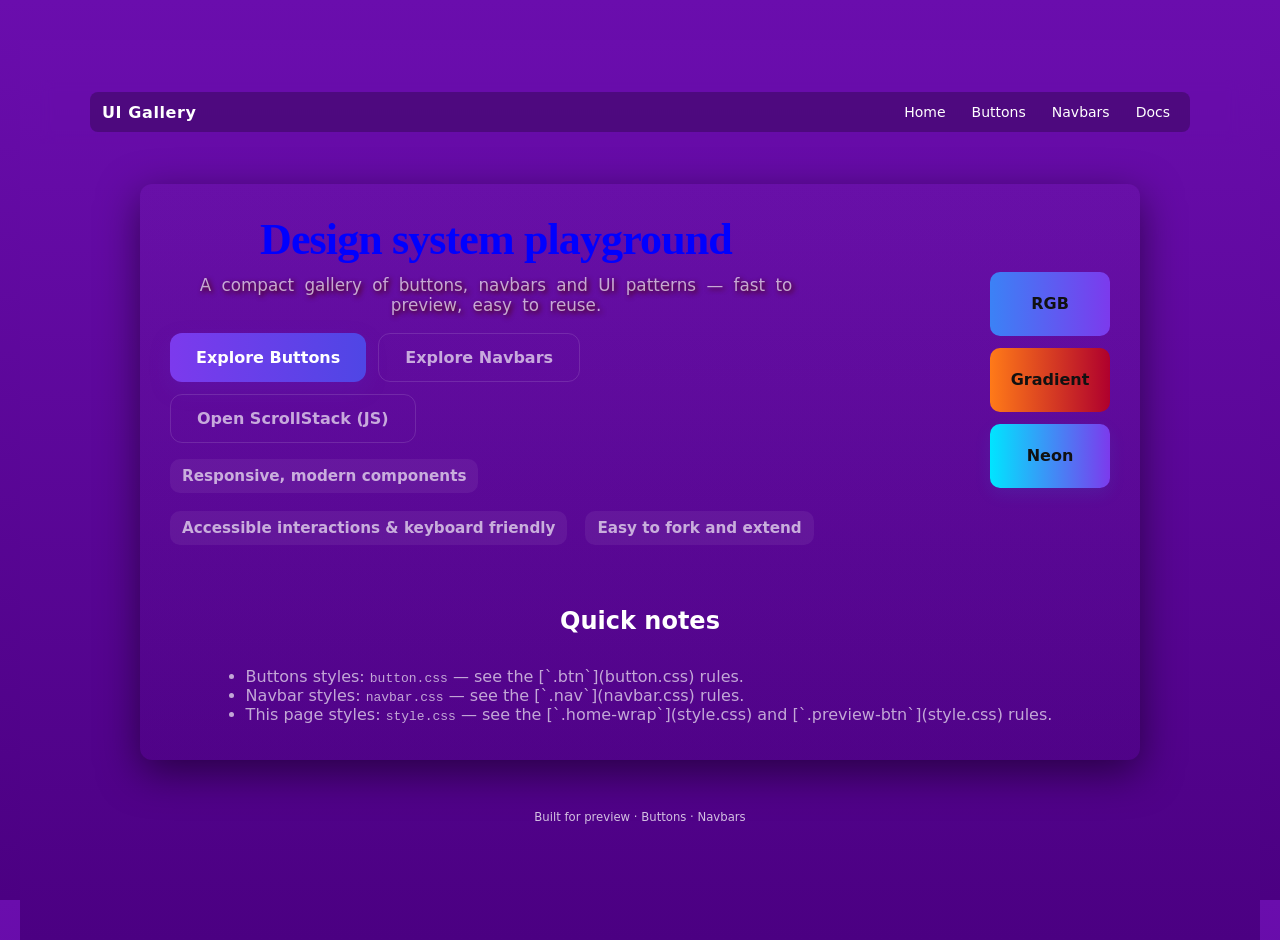
<file: index.html>
<!DOCTYPE html>
<html lang="en">
<head>
  <meta charset="utf-8" />
  <meta name="viewport" content="width=device-width, initial-scale=1" />
  <meta name="theme-color" content="#5b21b6" />
  <link rel="stylesheet" href="navbar.css" />
  <link rel="stylesheet" href="style.css" />
  <link href="https://fonts.googleapis.com/css2?family=Inter:wght@300;400;600;800&display=swap" rel="stylesheet">
  <title>UI Gallery — Home</title>
</head>
<body>
  <header>
    <nav class="nav nav--classic" aria-label="site navigation">
      <div class="brand">UI Gallery</div>
      <ul class="links">
        <li><a href="index.html">Home</a></li>
        <li><a href="button.html">Buttons</a></li>
        <li><a href="navbar.html">Navbars</a></li>
        <li><a href="#">Docs</a></li>
      </ul>
    </nav>
  </header>

  <main class="home-wrap">
    <section class="hero">
      <div class="hero-content">
        <h1 class="hero-title">Design system playground</h1>
        <p class="hero-sub">A compact gallery of buttons, navbars and UI patterns — fast to preview, easy to reuse.</p>

        <div class="hero-ctas">
          <a class="preview-btn primary" href="button.html">Explore Buttons</a>
          <a class="preview-btn outline" href="navbar.html">Explore Navbars</a>
          <a class="preview-btn outline" href="scrollStack-demo.html" target="_blank" rel="noopener">Open ScrollStack (JS)</a>
        </div>

        <ul class="features">
          <li>Responsive, modern components</li>
          <li>Accessible interactions & keyboard friendly</li>
          <li>Easy to fork and extend</li>
        </ul>
      </div>

      <div class="hero-visual" aria-hidden="true">
        <div class="visual-card card--glow">RGB</div>
        <div class="visual-card card--gradient">Gradient</div>
        <div class="visual-card card--neon">Neon</div>
      </div>
    </section>

    <section class="notes">
      <h2>Quick notes</h2>
      <ul class="quick-list">
        <li>Buttons styles: <code>button.css</code> — see the [`.btn`](button.css) rules.</li>
        <li>Navbar styles: <code>navbar.css</code> — see the [`.nav`](navbar.css) rules.</li>
        <li>This page styles: <code>style.css</code> — see the [`.home-wrap`](style.css) and [`.preview-btn`](style.css) rules.</li>
      </ul>
    </section>
  </main>

  <footer class="site-footer">
    <small>Built for preview · <a href="button.html">Buttons</a> · <a href="navbar.html">Navbars</a></small>
  </footer>
</body>
</html>
</file>
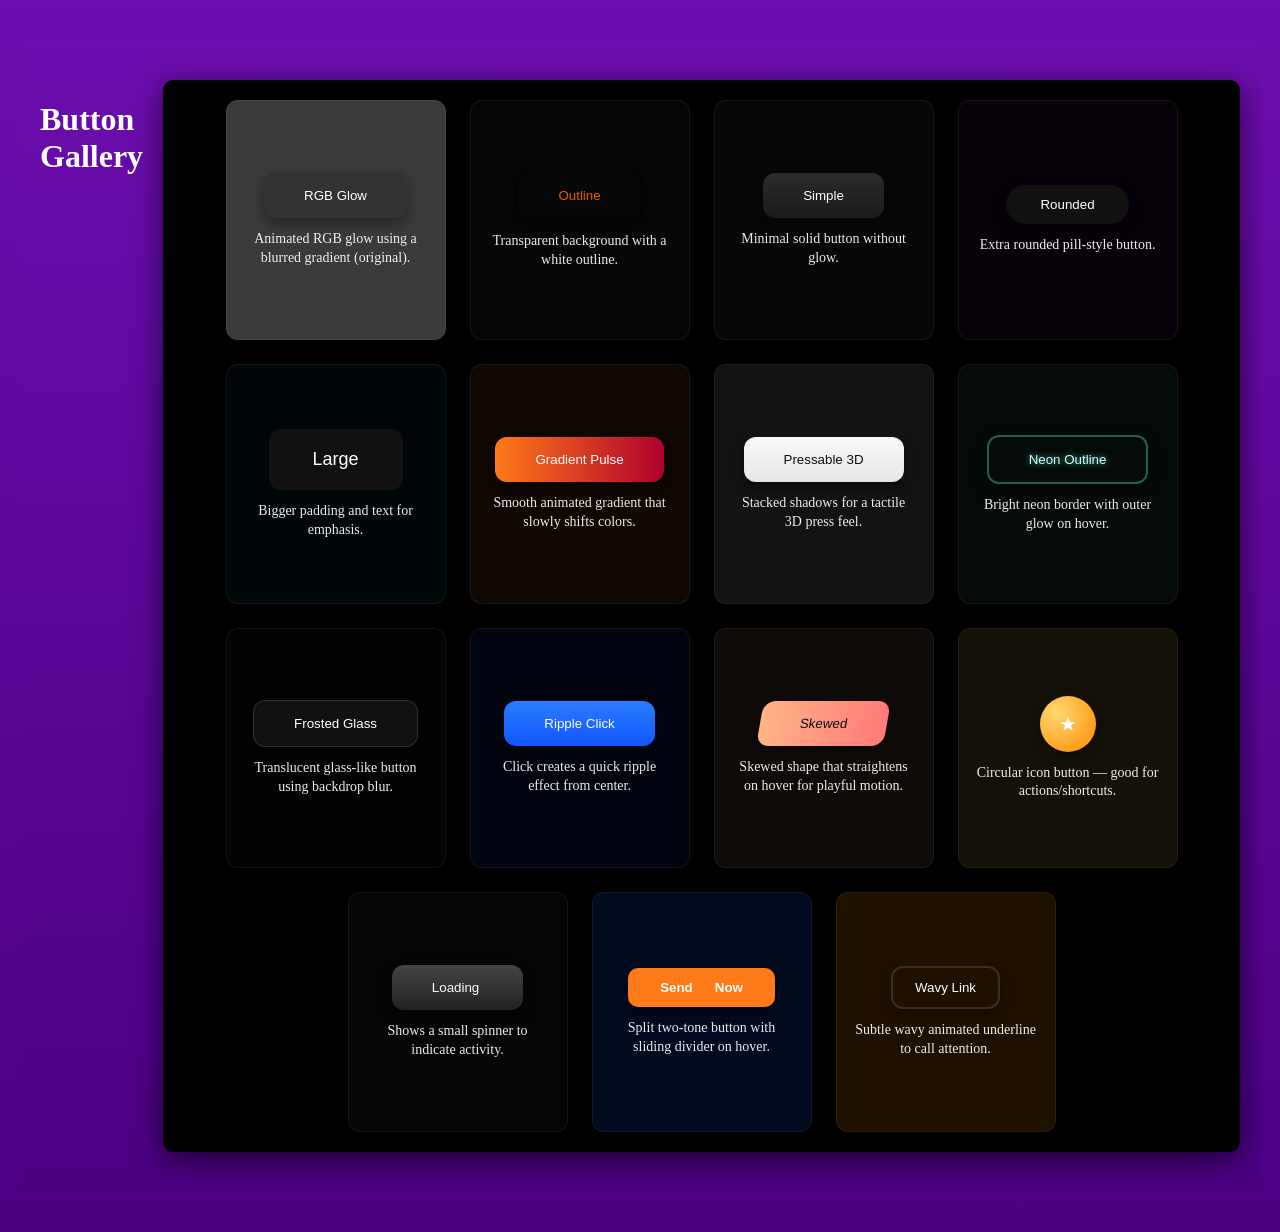
<file: button.html>
<!DOCTYPE html>
<html lang="en">
<head>
    <meta charset="UTF-8">
    <meta name="viewport" content="width=device-width, initial-scale=1.0">
    <link rel="stylesheet" href="button.css">
    <title>Buttons Gallery</title>
</head>
<body>
    <h1>Button Gallery</h1>

    <div class="container">
        <div class="card card--glow">
            <button class="btn glow">RGB Glow</button>
            <p class="desc">Animated RGB glow using a blurred gradient (original).</p>
        </div>

        <div class="card card--outline">
            <button class="btn btn-outline no-glow">Outline</button>
            <p class="desc">Transparent background with a white outline.</p>
        </div>

        <div class="card card--simple">
            <button class="btn btn-simple no-glow">Simple</button>
            <p class="desc">Minimal solid button without glow.</p>
        </div>

        <div class="card card--rounded">
            <button class="btn btn-rounded no-glow">Rounded</button>
            <p class="desc">Extra rounded pill-style button.</p>
        </div>

        <div class="card card--large">
            <button class="btn btn-large no-glow">Large</button>
            <p class="desc">Bigger padding and text for emphasis.</p>
        </div>

        <div class="card card--gradient">
            <button class="btn btn-gradient no-glow">Gradient Pulse</button>
            <p class="desc">Smooth animated gradient that slowly shifts colors.</p>
        </div>

        <div class="card card--3d">
            <button class="btn btn-3d no-glow">Pressable 3D</button>
            <p class="desc">Stacked shadows for a tactile 3D press feel.</p>
        </div>

        <div class="card card--neon">
            <button class="btn btn-neon no-glow">Neon Outline</button>
            <p class="desc">Bright neon border with outer glow on hover.</p>
        </div>

        <div class="card card--glass">
            <button class="btn btn-glass no-glow">Frosted Glass</button>
            <p class="desc">Translucent glass-like button using backdrop blur.</p>
        </div>

        <div class="card card--ripple">
            <button class="btn btn-ripple no-glow">Ripple Click</button>
            <p class="desc">Click creates a quick ripple effect from center.</p>
        </div>

        <div class="card card--skew">
            <button class="btn btn-skew no-glow">Skewed</button>
            <p class="desc">Skewed shape that straightens on hover for playful motion.</p>
        </div>

        <div class="card card--icon">
            <button class="btn btn-icon-circle no-glow">★</button>
            <p class="desc">Circular icon button — good for actions/shortcuts.</p>
        </div>

        <div class="card card--loading">
            <button class="btn btn-loading no-glow">Loading</button>
            <p class="desc">Shows a small spinner to indicate activity.</p>
        </div>

        <div class="card card--split">
            <button class="btn btn-split no-glow">
                <span class="left">Send</span><span class="right">Now</span>
            </button>
            <p class="desc">Split two-tone button with sliding divider on hover.</p>
        </div>

        <div class="card card--wavy">
            <button class="btn btn-wavy no-glow">Wavy Link</button>
            <p class="desc">Subtle wavy animated underline to call attention.</p>
        </div>
    </div>
</body>
</html>
</file>
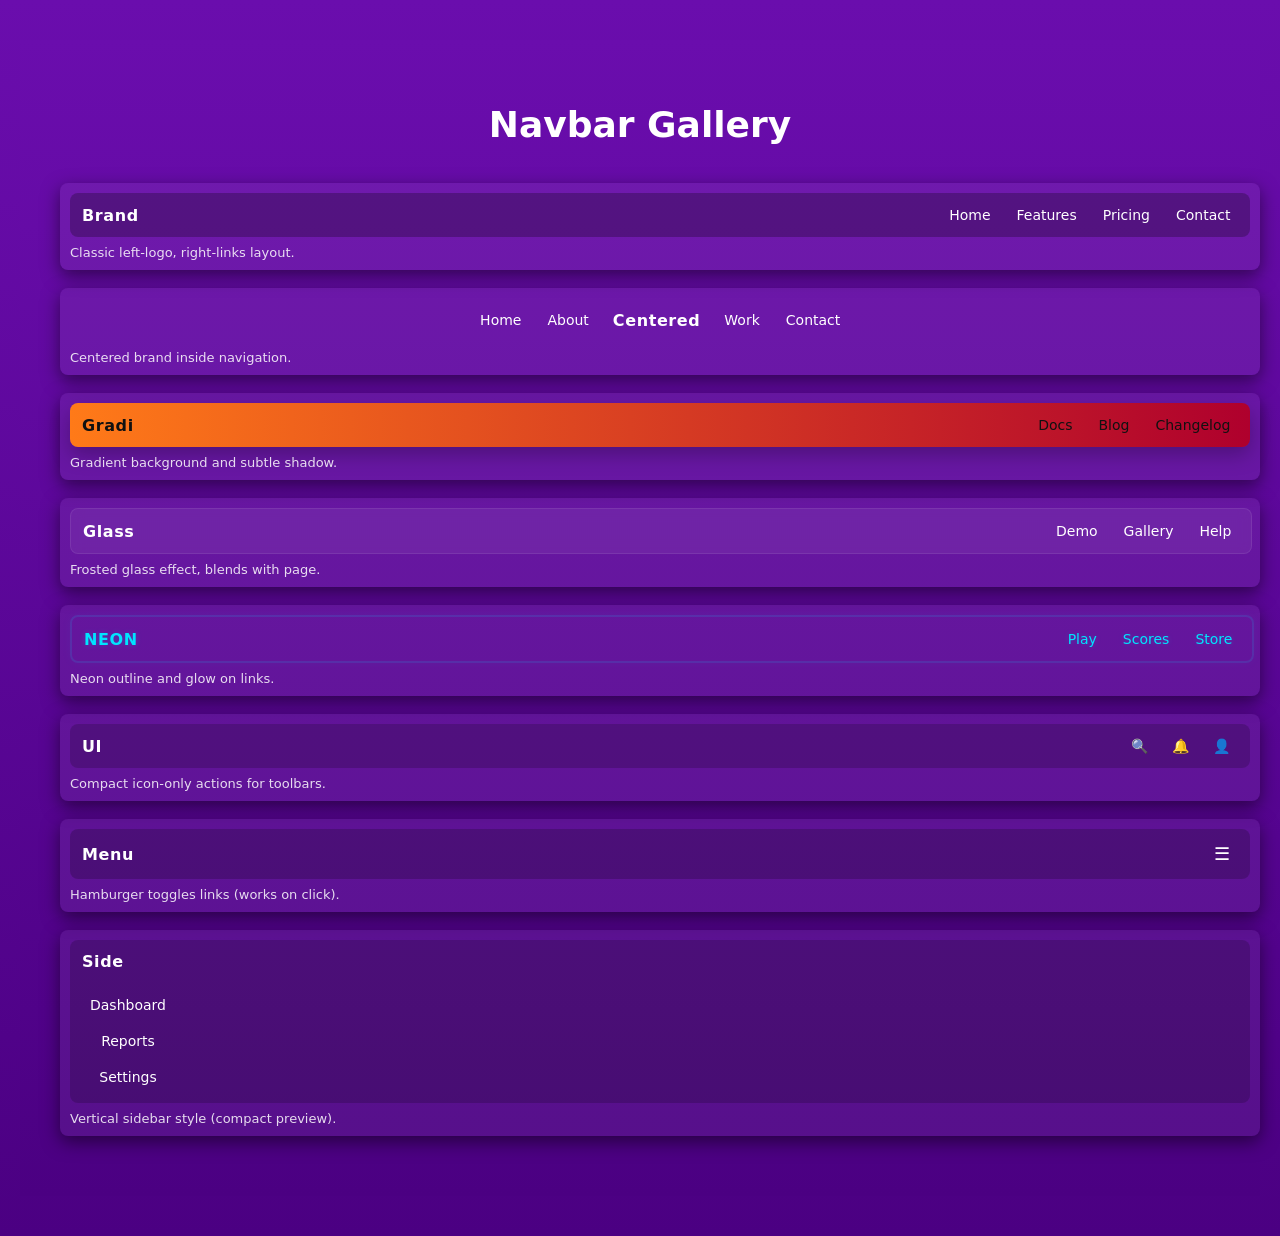
<file: navbar.html>
<!DOCTYPE html>
<html lang="en">
<head>
  <meta charset="utf-8" />
  <meta name="viewport" content="width=device-width,initial-scale=1" />
  <title>Navbar Gallery</title>
  <link rel="stylesheet" href="navbar.css">
</head>
<body>
  <h1>Navbar Gallery</h1>

  <div class="container">
    <div class="card">
      <nav class="nav nav--classic" aria-label="classic navbar">
        <div class="brand">Brand</div>
        <ul class="links">
          <li><a href="#">Home</a></li>
          <li><a href="#">Features</a></li>
          <li><a href="#">Pricing</a></li>
          <li><a href="#">Contact</a></li>
        </ul>
      </nav>
      <p class="desc">Classic left-logo, right-links layout.</p>
    </div>

    <div class="card">
      <nav class="nav nav--center" aria-label="centered navbar">
        <ul class="links">
          <li><a href="#">Home</a></li>
          <li><a href="#">About</a></li>
          <li class="brand">Centered</li>
          <li><a href="#">Work</a></li>
          <li><a href="#">Contact</a></li>
        </ul>
      </nav>
      <p class="desc">Centered brand inside navigation.</p>
    </div>

    <div class="card">
      <nav class="nav nav--gradient" aria-label="gradient navbar">
        <div class="brand">Gradi</div>
        <ul class="links">
          <li><a href="#">Docs</a></li>
          <li><a href="#">Blog</a></li>
          <li><a href="#">Changelog</a></li>
        </ul>
      </nav>
      <p class="desc">Gradient background and subtle shadow.</p>
    </div>

    <div class="card">
      <nav class="nav nav--glass" aria-label="glass navbar">
        <div class="brand">Glass</div>
        <ul class="links">
          <li><a href="#">Demo</a></li>
          <li><a href="#">Gallery</a></li>
          <li><a href="#">Help</a></li>
        </ul>
      </nav>
      <p class="desc">Frosted glass effect, blends with page.</p>
    </div>

    <div class="card">
      <nav class="nav nav--neon" aria-label="neon navbar">
        <div class="brand">NEON</div>
        <ul class="links">
          <li><a href="#">Play</a></li>
          <li><a href="#">Scores</a></li>
          <li><a href="#">Store</a></li>
        </ul>
      </nav>
      <p class="desc">Neon outline and glow on links.</p>
    </div>

    <div class="card">
      <nav class="nav nav--icons" aria-label="icon navbar">
        <div class="brand">UI</div>
        <ul class="links">
          <li><a aria-label="search" href="#">🔍</a></li>
          <li><a aria-label="notifications" href="#">🔔</a></li>
          <li><a aria-label="profile" href="#">👤</a></li>
        </ul>
      </nav>
      <p class="desc">Compact icon-only actions for toolbars.</p>
    </div>

    <div class="card">
      <nav class="nav nav--hamburger" aria-label="hamburger navbar">
        <div class="brand">Menu</div>
        <button class="hamb" aria-expanded="false" aria-label="Open menu">☰</button>
        <ul class="links">
          <li><a href="#">Overview</a></li>
          <li><a href="#">Pricing</a></li>
          <li><a href="#">Support</a></li>
        </ul>
      </nav>
      <p class="desc">Hamburger toggles links (works on click).</p>
    </div>

    <div class="card">
      <nav class="nav nav--sidebar" aria-label="sidebar navbar">
        <div class="brand">Side</div>
        <ul class="links">
          <li><a href="#">Dashboard</a></li>
          <li><a href="#">Reports</a></li>
          <li><a href="#">Settings</a></li>
        </ul>
      </nav>
      <p class="desc">Vertical sidebar style (compact preview).</p>
    </div>
  </div>

  <script>
    document.addEventListener('click', function(e){
      const btn = e.target.closest('.hamb');
      if(!btn) return;
      const nav = btn.closest('.nav');
      const exp = btn.getAttribute('aria-expanded') === 'true';
      btn.setAttribute('aria-expanded', String(!exp));
      nav.classList.toggle('open');
    });

    document.addEventListener('keydown', function(e){
      if((e.key === 'Enter' || e.key === ' ') && document.activeElement.matches('.hamb')){
        e.preventDefault();
        document.activeElement.click();
      }
    });
  </script>
</body>
</html>
</file>
<file: navbar.css>
:root{
  --card-w:220px;
  --card-h:240px;
  --accent: #6a11cb;
  --muted: rgba(255,255,255,0.06);
  --glass: rgba(255,255,255,0.06);
}

html,body{
  min-height:100vh;
  margin:0;
  padding:40px 20px;
  background: linear-gradient(180deg,#6a0dad,#4b0082);
  font-family: system-ui, -apple-system, "Segoe UI", Roboto, "Helvetica Neue", Arial;
  color:#fff;
}

h1{ text-align:center; font-size:36px; margin-bottom:18px; }

.container{
  display: flex;
  flex-direction: column;
  gap: 18px;
  max-width: none;
  width: 100%;
  margin: 0 auto;
  justify-content: flex-start;
  align-items: stretch;
  padding: 20px;
}
.card{
  width: 100%;
  height: auto;
  background: var(--muted);
  border-radius: 8px;
  padding: 10px;
  box-sizing: border-box;
  display: flex;
  flex-direction: column;
  justify-content: center;
  align-items: stretch;
  text-align: left;
  gap: 8px;
  box-shadow: 0 6px 18px rgba(0,0,0,0.5);
}

/* base nav */
.nav{
  width: 98%;
  display: flex;
  align-items: center;
  gap: 12px;
  justify-content: space-between;
  padding: 8px 12px;
  /* don't round nav separately — let the card control the radius visually */
  border-radius: 8px; 
}

/* brand and links */
.nav .brand{ font-weight:700; letter-spacing:0.6px; }
.nav .links{ list-style:none; margin:0; padding:0; display:flex; gap:10px; align-items:center; }
.nav .links li a{ color:inherit; text-decoration:none; padding:6px 8px; border-radius:6px; font-size:14px; display:inline-block; }

/* CLASSIC */
.nav--classic{ background:rgba(0,0,0,0.25); }
.nav--classic .links a:hover{ background:rgba(255,255,255,0.06); }

/* CENTER */
.nav--center .links{ justify-content:center; width:100%; }
.nav--center .brand{ margin:0 6px; }

/* GRADIENT */
.nav--gradient{ background:linear-gradient(90deg,#ff7a18,#af002d); color:#111; box-shadow:0 8px 20px rgba(0,0,0,0.25); }
.nav--gradient .links a{ color:rgba(17,17,17,0.9); }
.nav--gradient .links a:hover{ text-decoration:underline; }

/* GLASS */
.nav--glass{ background: rgba(255,255,255,0.06); backdrop-filter: blur(6px); border:1px solid rgba(255,255,255,0.08); }

/* NEON */
.nav--neon{ background:transparent; border:2px solid rgba(0,229,255,0.12); color:#00e5ff; text-shadow:0 0 6px rgba(0,229,255,0.2); box-shadow:0 0 12px rgba(0,229,255,0.04); }
.nav--neon .links a:hover{ box-shadow:0 0 10px rgba(0,229,255,0.25); }

/* ICONS */
.nav--icons{ background:rgba(0,0,0,0.18); justify-content:space-between; }
.nav--icons .links{ gap:8px; }
.nav--icons .links a{ font-size:18px; padding:8px; border-radius:8px; }

/* HAMBURGER (compact preview) */
.nav--hamburger{ background:rgba(0,0,0,0.2); position:relative; }
.nav--hamburger .hamb{ background:transparent; border:none; color:inherit; font-size:18px; cursor:pointer; padding:6px 8px; }
.nav--hamburger .links{ position:absolute; right:8px; top:46px; flex-direction:column; gap:6px; padding:8px; display:none; background:rgba(0,0,0,0.28); border-radius:8px; box-shadow:0 8px 20px rgba(0,0,0,0.4); }
.nav--hamburger.open .links{ display:flex; }

/* SIDEBAR (compact vertical preview) */
.nav--sidebar{ flex-direction:column; align-items:flex-start; background:rgba(0,0,0,0.18); padding:12px; }
.nav--sidebar .links{ flex-direction:column; gap:8px; margin-top:8px; }
.nav--sidebar .links a{ padding:6px 10px; }

/* small desc style */
.desc{ color: rgba(255,255,255,0.85); font-size:13px; margin:0; }

/* responsive tweaks for preview cards */
@media (max-width:640px){
  .container{ gap:16px; padding:0 8px; }
  .card{ width:100%; }
}
</file>
<file: style.css>
:root{
  --bg-1: linear-gradient(180deg,#6a0dad,#4b0082);
  --card-bg: rgba(255,255,255,0.04);
  --muted: rgba(255,255,255,0.65);
  --accent: #7c3aed;
  --glass: rgba(255,255,255,0.06);
  --radius: 12px;
  --container-max: 1100px;
  --gap: 20px;
  --glass-strong: rgba(255,255,255,0.08);
  font-family: 'Inter', system-ui, -apple-system, "Segoe UI", Roboto, "Helvetica Neue", Arial;
}

*{box-sizing:border-box}
html,body{height:100%;margin:0;background:var(--bg-1);color:#fff;-webkit-font-smoothing:antialiased}
a{color:inherit;text-decoration:none}
header{position:sticky;top:0;backdrop-filter: blur(6px);-webkit-backdrop-filter:blur(6px);z-index:50;padding:12px 20px}

/* keep existing navbar rules from [navbar.css](navbar.css) — they will style the nav */
nav.nav{max-width:var(--container-max);margin:0 auto;padding:6px 12px}

/* Main layout */
.home-wrap{max-width:var(--container-max);margin:36px auto;padding:28px;background:linear-gradient(180deg, rgba(255,255,255,0.02), rgba(0,0,0,0.02));border-radius:var(--radius);box-shadow:0 12px 40px rgba(0,0,0,0.5);display:flex;flex-direction:column;gap:24px}

/* HERO */
.hero{display:flex;align-items:center;gap:28px;flex-wrap:wrap;justify-content:space-between;padding:6px}
.hero-content{flex:1;min-width:280px}
.hero-title{font-size:clamp(28px,4vw,44px);margin:0 0 10px;font-weight:800;letter-spacing:-0.02em}
.hero-sub{margin:0 0 18px;color:var(--muted);font-size:1.05rem}

/* CTAs */
.hero-ctas{display:flex;gap:12px;flex-wrap:wrap;margin-bottom:16px}
.preview-btn{display:inline-flex;align-items:center;gap:10px;padding:12px 18px;border-radius:10px;border:0;font-weight:700;cursor:pointer;transition:transform .12s ease, box-shadow .12s ease}
.preview-btn.primary{background:linear-gradient(90deg,var(--accent),#4f46e5);box-shadow:0 8px 20px rgba(92,33,182,0.28);color:white}
.preview-btn.outline{background:transparent;border:1px solid rgba(255,255,255,0.12);color:var(--muted)}
.preview-btn:hover{transform:translateY(-3px);}

/* Features */
.features{display:flex;gap:18px;list-style:none;padding:0;margin:0;color:var(--muted);font-weight:600;flex-wrap:wrap}
.features li{background:var(--glass);padding:8px 12px;border-radius:10px;color:var(--muted);font-size:.95rem}

/* simple visual column */
.hero-visual{width:260px;display:flex;flex-direction:column;gap:12px;align-items:flex-end}
.visual-card{width:120px;height:64px;border-radius:10px;display:flex;align-items:center;justify-content:center;font-weight:700;color:#111}
.visual-card.card--glow{background:linear-gradient(90deg,#3b82f6,#7c3aed)}
.visual-card.card--gradient{background:linear-gradient(90deg,#ff7a18,#af002d)}
.visual-card.card--neon{background:linear-gradient(90deg,#00e5ff,#7c3aed);box-shadow:0 6px 18px rgba(0,229,255,0.08)}

/* Notes section */
.notes{padding:12px;border-radius:8px;background:transparent}
.quick-list{margin:8px 0 0;padding-left:18px;color:var(--muted)}

/* Footer */
.site-footer{max-width:var(--container-max);margin:22px auto;padding:8px 20px;text-align:center;color:rgba(255,255,255,0.75)}

/* responsive */
@media (max-width:920px){
  .hero{flex-direction:column;align-items:flex-start}
  .hero-visual{width:100%;flex-direction:row;justify-content:flex-start}
}
@media (max-width:520px){
  .features{flex-direction:column}
  nav.nav .links{display:none} /* keep nav compact on very small screens */
}

h1{
    color: blue;
    font-family: 'Times New Roman', Times, serif;
    text-align: center;
    font-size: 80px;
}
p{
    color: #500d0d;
    font-size: 50px;
    text-align:center;
    word-spacing: 5px;
    text-shadow: 2px 2px 5px rgb(75, 2, 2);
}
button{
    background-color: blue;
    color: white;
    padding: 15px 32px;
    text-align: center;
    text-decoration: none;
    display: inline-block;
    font-size: 16px;
    margin: 4px 2px;
    cursor: pointer;
    border-radius: 12px;
}
button:hover{
    background-color: red;
}

/* Home page styles moved from index.html */
.home-wrap { max-width: 1000px; margin: 40px auto; padding: 24px; text-align: center; }
.intro { font-size: 18px; color: #222; margin-bottom: 20px; }
.links { display:flex; gap:16px; justify-content:center; margin:20px 0; flex-wrap:wrap; }
.links a { text-decoration:none; }
.preview-btn { padding: 14px 26px; border-radius:12px; background:#2b1055; color:#fff; font-weight:600; border:none; cursor:pointer; }
.preview-btn.secondary { background:#444; }
footer { margin-top: 28px; font-size:14px; color:#333; }
.section-title{ margin-top:18px; }
.quick-list{ text-align:left; display:inline-block; margin-top:12px; }
</file>
<file: button.css>
html, body{
    /* allow vertical scrolling and remove the forced zoom */
    min-height: 100vh;
    height: auto;
    margin: 0;
    padding: 40px 20px;     /* space so heading is visible */
    display: flex;
    justify-content: center; /* center horizontally */
    align-items: flex-start; /* align content to top so page can scroll */
    gap: 20px;
    overflow: auto;         /* allow scrolling */
    transform: none;        /* remove zoom that can crop content */
    /* page background: purple gradient */
    background: linear-gradient(180deg,#6a0dad,#4b0082);
    color: #fff;            /* optional: default text color for visibility */
}

.btn{
    padding: 15px 40px;
    border: none;
    outline: none;
    color: #fff;
    cursor: pointer;
    position: relative;
    z-index: 0;
    border-radius: 12px;
    background: #111; /* default background for non-glow variants */
}

/* base glow from before (keeps existing behavior) */
.btn::after{
    content: "";
    z-index: -1;
    position: absolute;
    width: 100%;
    height: 100%;
    background-color: #333;
    left: 0;
    top: 0;
    border-radius: 10px;
}

.btn::before{
    content: "";
    background: linear-gradient(
        45deg, #FF0000, #FF7300, #FFFB00, #48FF00,
        #00FFD5,#002BFF, #ff00c8, #FF0000
    );
    position: absolute;
    top: -2px;
    left: -2px;
    background-size: 600%;
    z-index: -1;
    width: calc(100% + 4px);
    height: calc(100% + 4px);
    filter: blur(8px);
    animation: glowing 20s linear infinite;
    transition: opacity .3s ease-in-out;
    border-radius: 10px;
    opacity: 0;
}
@keyframes glowing{
    0%{background-position:0 0;}
    50%{background-position:400% 0;}
    100%{background-position:0 0;}
}

.btn:hover::before{
    opacity: 1;
}

.btn:active:after{
    background: transparent;
}
.btn:active{
    color: #000;
    font-weight: bold;
}

/* layout for the gallery */
.container{
    display: flex;
    gap: 24px;
    flex-wrap: wrap;
    justify-content: center;
    align-items: stretch; /* ensure cards stretch to same height if using flex lines */
    max-width: 1200px;
    padding: 20px;
    /* container background should be black as requested */
    background: #000000;
    border-radius: 10px;
    box-shadow: 0 8px 30px rgba(0,0,0,0.6);
}

/* each card holds a button + description */
.card{
    /* slightly stronger default tint so buttons pop more against card */
    background: var(--card-bg, rgba(255,255,255,0.06));
    border: 1px solid rgba(255,255,255,0.06);
    padding: 18px;
    border-radius: 12px;
    width: 220px;
    height: 240px;
    box-sizing: border-box;
    display: flex;
    flex-direction: column;
    justify-content: center;
    align-items: center;
    gap: 12px;
    box-shadow: 0 6px 18px rgba(0,0,0,0.6);
    text-align: center;
}

/* slightly stronger desc color for contrast on colored cards */
.desc{
    color: rgba(255,255,255,0.92);
    font-size: 14px;
    line-height: 1.3;
    margin: 0;
    overflow: hidden;
    text-overflow: ellipsis;
    display: -webkit-box;
    -webkit-line-clamp: 3;
    line-clamp: 3;
    -webkit-box-orient: vertical;
}

/* button variants (existing ones) */
.btn-outline{
    background: transparent;
    border: 2px solid rgba(2, 2, 2, 0.6);
    color: #e95d00;
}
.btn-simple{
    background: linear-gradient(180deg,#2b2b2b,#1b1b1b);
    color: #fff;
    box-shadow: none;
}
.btn-rounded{
    border-radius: 50px;
    padding: 12px 34px;
}
.btn-large{
    padding: 20px 44px;
    font-size: 18px;
}

/* disable glow on variants that include .no-glow */
.btn.no-glow::before,
.btn.no-glow::after{
    display: none;
}

/* keep the RGB class explicit if you want to highlight the glow button */
.btn.glow{
    background: transparent;
    color: #fff;
}

/* ---------------------------
   NEW VARIANTS AND ANIMATIONS
   --------------------------- */

/* animated shifting gradient (no base glow) */
.btn-gradient.no-glow{
    background: linear-gradient(90deg,#ff7a18,#af002d,#319197,#00c9ff);
    background-size: 300% 300%;
    color: #fff;
    transition: transform .18s ease;
    box-shadow: 0 6px 20px rgba(0,0,0,0.5);
}
@keyframes gradientShift{
    0%{background-position:0% 50%;}
    50%{background-position:100% 50%;}
    100%{background-position:0% 50%;}
}
.btn-gradient.no-glow{
    animation: gradientShift 6s ease infinite;
}

/* 3D pressable button */
.btn-3d.no-glow{
    background: linear-gradient(#f9f9f9,#e6e6e6);
    color: #111;
    box-shadow: 0 10px 0 #c7c7c7, 0 14px 24px rgba(0,0,0,0.25);
    transform: translateY(0);
    transition: transform .12s ease, box-shadow .12s ease;
}
.btn-3d.no-glow:active{
    transform: translateY(6px);
    box-shadow: 0 4px 0 #c7c7c7, 0 8px 16px rgba(0,0,0,0.18);
}

/* neon outline */
.btn-neon.no-glow{
    background: transparent;
    color: #cffcff;
    border: 2px solid rgba(100,255,200,0.35);
    text-shadow: 0 0 6px rgba(100,255,200,0.8);
    box-shadow: 0 0 18px rgba(100,255,200,0.06);
}
.btn-neon.no-glow:hover{
    box-shadow: 0 0 30px rgba(100,255,200,0.55), inset 0 0 6px rgba(100,255,200,0.06);
}

/* frosted glass button */
.btn-glass.no-glow{
    background: rgba(255,255,255,0.06);
    color: #fff;
    border: 1px solid rgba(255,255,255,0.12);
    backdrop-filter: blur(6px);
    -webkit-backdrop-filter: blur(6px);
    box-shadow: 0 6px 16px rgba(0,0,0,0.45);
}

/* ripple effect (pure CSS approximation) */
.btn-ripple.no-glow{
    overflow: hidden;
    background: linear-gradient(180deg,#2b7cff,#1057ff);
    color: #fff;
}
.btn-ripple.no-glow::after{
    content: "";
    position: absolute;
    left: 50%;
    top: 50%;
    width: 16px;
    height: 16px;
    background: rgba(255,255,255,0.35);
    transform: translate(-50%,-50%) scale(0);
    opacity: 0;
    border-radius: 50%;
    transition: transform .4s ease, opacity .6s ease;
    pointer-events: none;
}
.btn-ripple.no-glow:active::after{
    transform: translate(-50%,-50%) scale(10);
    opacity: 1;
    transition: transform .18s ease;
}

/* skewed playful button */
.btn-skew.no-glow{
    transform: skewX(-10deg);
    background: linear-gradient(90deg,#ffb486,#ff7a7a);
    color: #111;
    transition: transform .18s ease;
}
.btn-skew.no-glow:hover{
    transform: skewX(0deg) scale(1.03);
}

/* circular icon button */
.btn-icon-circle.no-glow{
    width: 56px;
    height: 56px;
    padding: 0;
    border-radius: 50%;
    display: inline-flex;
    align-items: center;
    justify-content: center;
    background: radial-gradient(circle at 30% 30%, #ffd86f, #ff8a00);
    font-size: 20px;
    box-shadow: 0 8px 18px rgba(255,138,0,0.25);
}

/* loading button with spinner using ::before (base ::before is disabled by .no-glow above) */
.btn-loading.no-glow{
    background: linear-gradient(180deg,#444,#222);
    color: #fff;
    padding-right: 44px; /* space for spinner */
}
.btn-loading.no-glow::before{
    content: "";
    position: absolute;
    right: 14px;
    top: 50%;
    width: 18px;
    height: 18px;
    border-radius: 50%;
    transform: translateY(-50%);
    border: 2px solid rgba(255,255,255,0.15);
    border-top-color: #fff;
    animation: spin 1s linear infinite;
}
@keyframes spin{
    to{ transform: rotate(360deg); }
}

/* Split two-tone button */
.btn-split.no-glow{
    position: relative;
    padding: 12px 26px;
    border-radius: 10px;
    color: #fff;
    background: linear-gradient(90deg,#ff7a18 50%, #1057ff 50%);
    background-size: 200% 100%;
    background-position: 0 0;
    overflow: hidden;
    display: inline-flex;
    align-items: center;
    gap: 10px;
    font-weight: 600;
    transition: background-position .35s ease, transform .12s ease;
    box-shadow: 0 6px 16px rgba(0,0,0,0.3);
}
.btn-split.no-glow .left,
.btn-split.no-glow .right{
    display:inline-block;
    padding: 0 6px;
}
.btn-split.no-glow:hover{
    background-position: -100% 0; /* slide colors */
    transform: translateY(-3px);
}
.btn-split.no-glow:active{ transform: translateY(0); }

/* Wavy underline button */
.btn-wavy.no-glow{
    background: transparent;
    border: 2px solid rgba(255,255,255,0.12);
    padding: 12px 22px;
    color: #fff;
    position: relative;
    overflow: visible;
    transition: color .18s ease;
}
.btn-wavy.no-glow::after{
    content: "";
    position: absolute;
    left: 12%;
    right: 12%;
    bottom: 8px;
    height: 6px;
    border-radius: 10px;
    background: linear-gradient(90deg,#ffd86f,#ff8a00,#ff6a95);
    filter: blur(6px);
    opacity: 0.6;
    transform: translateY(6px);
    transition: transform .4s cubic-bezier(.2,.8,.2,1), opacity .25s;
    /* animate wave using background-position */
    background-size: 200% 100%;
    background-position: 0% 50%;
    animation: waveMove 6s linear infinite;
}
@keyframes waveMove{
    0%{ background-position:0% 50%; }
    50%{ background-position:100% 50%; }
    100%{ background-position:0% 50%; }
}
.btn-wavy.no-glow:hover{
    color: #fff;
}
.btn-wavy.no-glow:hover::after{
    transform: translateY(0);
    opacity: 1;
}

/* responsive tweaks */
@media (max-width: 640px){
    .container{gap:12px;padding:12px;}
    .card{width:100%;}
    html,body{transform:scale(1); padding: 12px;}
}

/* per-variant muted card backgrounds that match the button color family */
.card--glow    { --card-bg: rgba(131, 127, 127, 0.45); }
.card--outline { --card-bg: rgba(119, 119, 119, 0.06); }       /* orange tint */
.card--simple  { --card-bg: rgba(40,40,40,0.18); }       /* neutral dark */
.card--rounded { --card-bg: rgba(120,40,170,0.06); }     /* purple tint */
.card--large   { --card-bg: rgba(0,120,140,0.06); }      /* teal tint */
.card--gradient{ --card-bg: rgba(255,122,24,0.06); }     /* warm gradient tint */
.card--3d      { --card-bg: rgba(240,240,240,0.08); }    /* light grey for 3D */
.card--neon    { --card-bg: rgba(100,255,200,0.04); }    /* neon glow tint */
.card--glass   { --card-bg: rgba(107, 106, 106, 0.03); }    /* subtle glass */
.card--ripple  { --card-bg: rgba(16,87,255,0.06); }      /* blue tint */
.card--skew    { --card-bg: rgba(255,186,134,0.06); }    /* peach tint */
.card--icon    { --card-bg: rgba(255,218,111,0.08); }    /* gold tint */
.card--loading { --card-bg: rgba(80,80,80,0.08); }       /* muted dark */
/* new buttons */
.card--split   { --card-bg: rgba(16,87,255,0.12); }      /* split button: blue tint */
.card--wavy    { --card-bg: rgba(255,138,0,0.12); }      /* wavy button: warm tint */

/* ensure button stands out: give buttons a faint elevated surface */
.card .btn{
    box-shadow: 0 6px 12px rgba(0,0,0,0.35);
}
</file>
